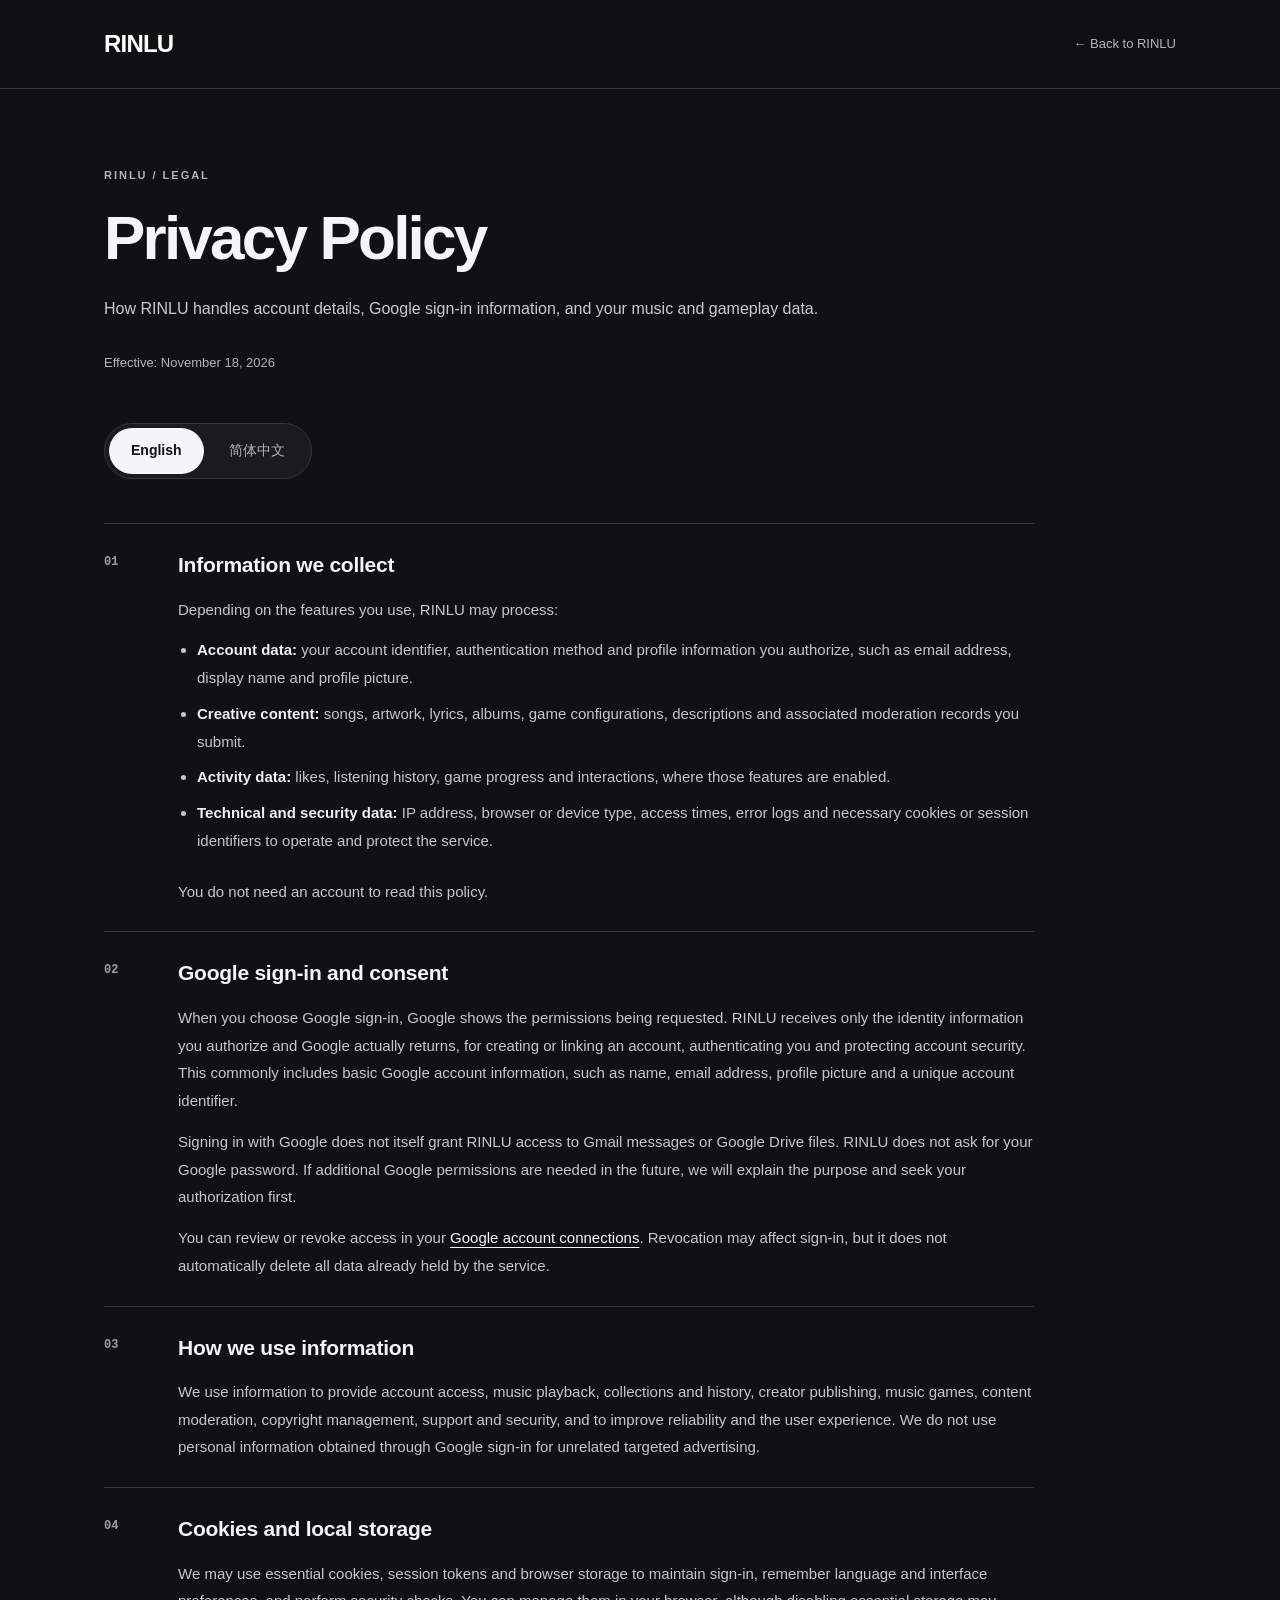
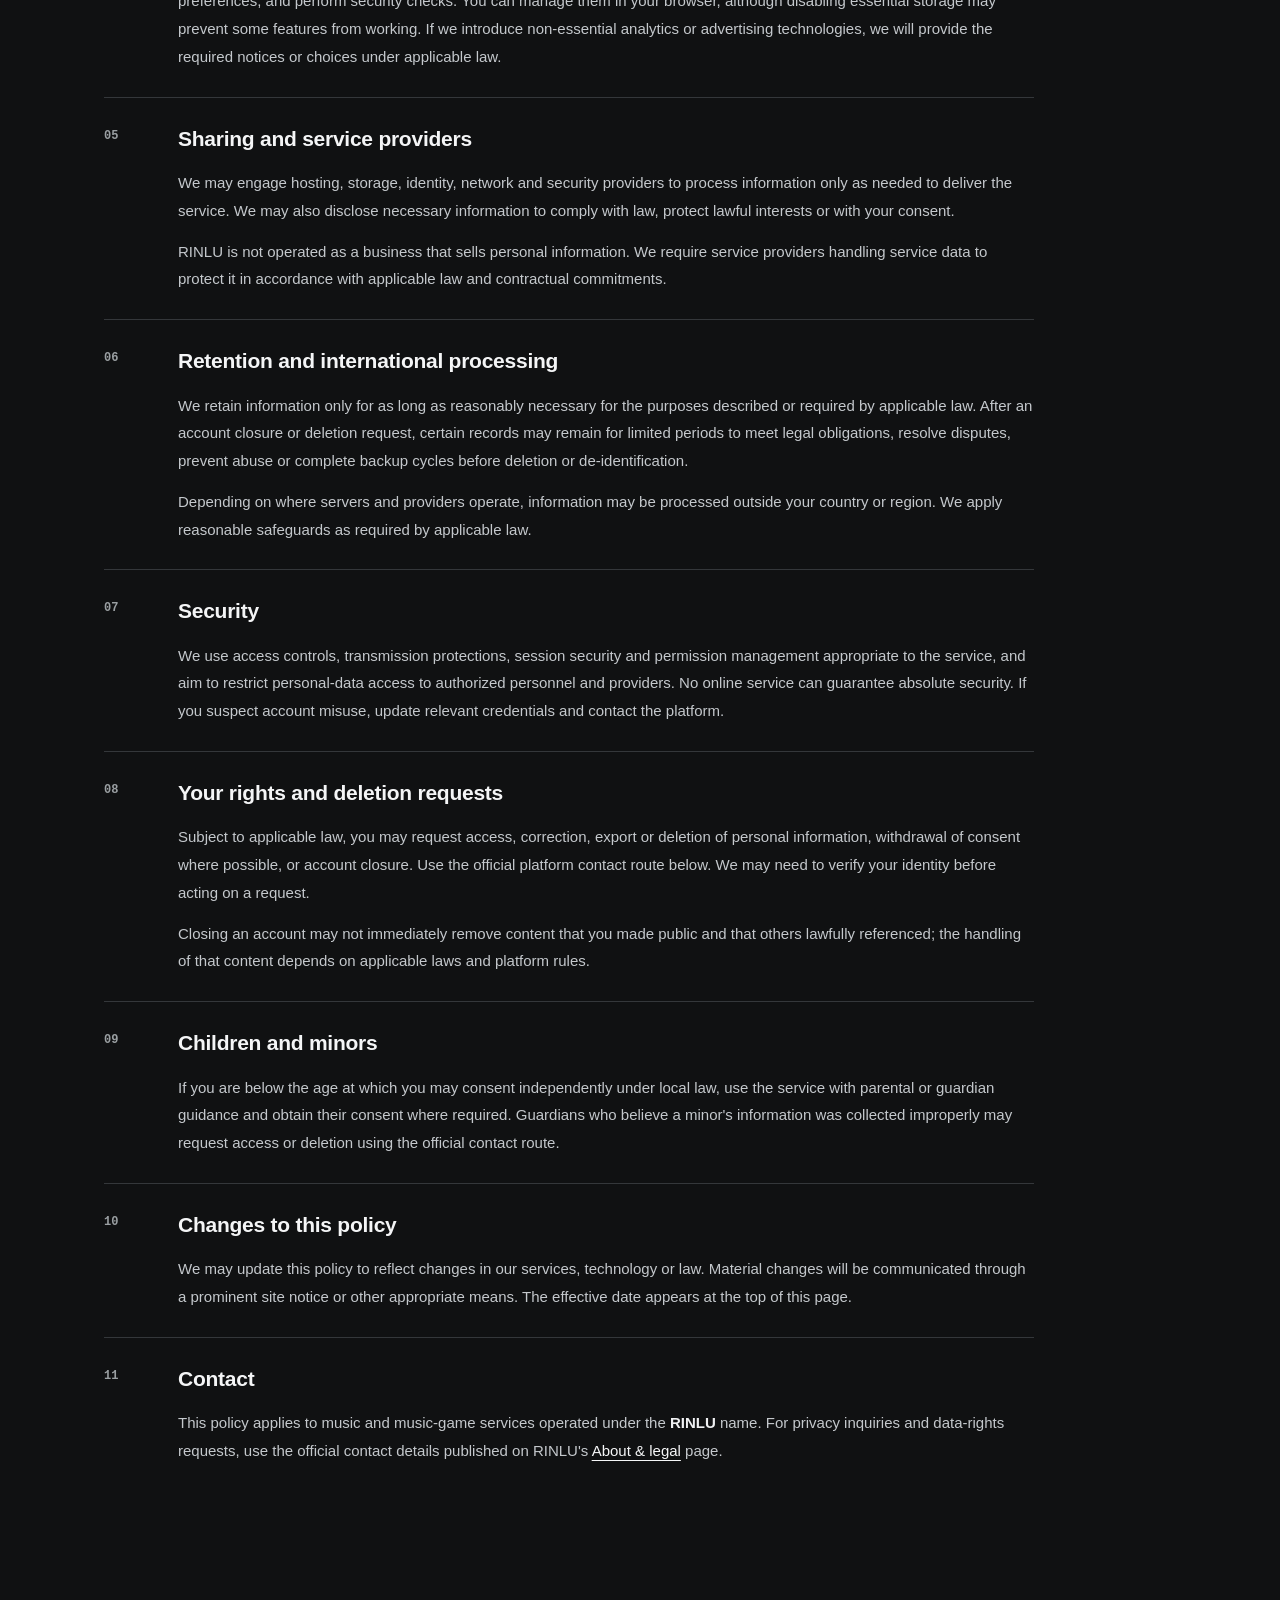
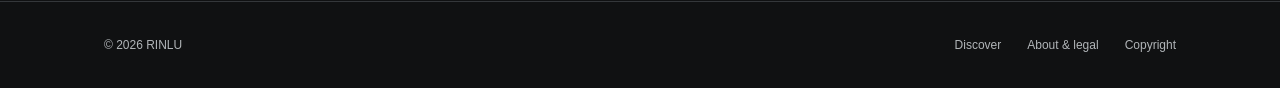
<file: site/music/privacy/index.html>
<!doctype html>
<html lang="en">
<head>
<meta charset="utf-8">
<meta name="viewport" content="width=device-width, initial-scale=1">
<meta name="theme-color" content="#101112">
<meta name="description" content="Privacy Policy for the RINLU music and music-game platform.">
<meta name="robots" content="index,follow">
<link rel="canonical" href="https://rinlu.com/music/privacy">
<title>Privacy Policy — RINLU</title>
<style>
:root{color-scheme:dark;--bg:#101112;--surface:#191b1d;--line:#34373a;--text:#f4f5f6;--muted:#b1b5b8;--accent:#e6e8eb}
*{box-sizing:border-box}html{scroll-behavior:smooth}body{margin:0;background:var(--bg);color:var(--text);font:15px/1.85 -apple-system,BlinkMacSystemFont,"Segoe UI","PingFang SC","Hiragino Sans GB","Microsoft YaHei",sans-serif;-webkit-font-smoothing:antialiased}
a{color:var(--text);text-underline-offset:4px}a:hover{color:#fff}a:focus-visible,button:focus-visible{outline:2px solid #fff;outline-offset:4px}
header{border-bottom:1px solid var(--line)}.topbar{max-width:1120px;margin:0 auto;padding:22px 24px;display:flex;justify-content:space-between;align-items:center;gap:18px}.wordmark{color:#fff;text-decoration:none;font-size:24px;font-weight:750;letter-spacing:-.8px}.home{color:var(--muted);text-decoration:none;font-size:13px}.home:hover{color:#fff}
main{max-width:1120px;margin:auto;padding:76px 24px 110px}.eyebrow{font-size:11px;font-weight:700;letter-spacing:.18em;color:var(--muted)}h1{font-size:clamp(34px,5vw,62px);line-height:1.16;letter-spacing:-.045em;margin:16px 0 20px;font-weight:740}h1 span{display:block;font-size:.46em;color:var(--muted);letter-spacing:-.01em;margin-top:12px;font-weight:520}.intro{max-width:750px;color:#c8cbce;font-size:16px}.meta{margin:28px 0 48px;color:var(--muted);font-size:13px}.switch{display:inline-flex;border:1px solid var(--line);border-radius:999px;padding:4px;gap:3px;background:var(--surface);margin-bottom:44px}.switch button{border:0;border-radius:999px;color:var(--muted);background:none;padding:10px 22px;min-height:42px;cursor:pointer;font:inherit;font-size:14px}.switch button[aria-pressed="true"]{background:#f4f5f6;color:#101112;font-weight:700}
.policy{max-width:930px}.clause{display:grid;grid-template-columns:54px minmax(0,1fr);gap:20px;padding:26px 0;border-top:1px solid var(--line)}.num{font:600 12px/2 "SFMono-Regular",Consolas,monospace;color:#9a9fa2}.clause h2{font-size:21px;line-height:1.45;letter-spacing:-.012em;margin:0 0 15px}.clause p{margin:0 0 13px;color:#c4c8cc}.clause p:last-child{margin-bottom:0}.clause ul{margin:0 0 15px;padding-left:19px;color:#c4c8cc}.clause li{padding:0 0 8px}.clause strong{color:#eff0f2;font-weight:650}.clause .fine{font-size:13px;color:#9ba0a4}.clause a{color:#f6f7f8;text-decoration-thickness:1px}
[hidden]{display:none!important}footer{border-top:1px solid var(--line);color:var(--muted);font-size:12px}.foot{max-width:1120px;margin:auto;padding:32px 24px;display:flex;gap:22px;flex-wrap:wrap;align-items:center;justify-content:space-between}.foot nav{display:flex;gap:26px}.foot a{color:var(--muted);text-decoration:none}.foot a:hover{color:#fff}
@media(max-width:600px){main{padding:52px 20px 72px}.topbar{padding:16px 20px}.clause{grid-template-columns:32px minmax(0,1fr);gap:12px;padding:23px 0}.clause h2{font-size:19px}.intro{font-size:15px}.meta{margin-bottom:28px}.switch{margin-bottom:30px}.foot{padding:24px 20px}.foot nav{width:100%;justify-content:space-between}}
@media(prefers-reduced-motion:reduce){html{scroll-behavior:auto}}
</style>
</head>
<body>
<a href="#main" style="position:absolute;left:-9999px" onfocus="this.style.left='12px'" onblur="this.style.left='-9999px'" id="skip">Skip to content</a>
<header><div class="topbar"><a href="/music/" class="wordmark" id="wordmark" aria-label="RINLU home">RINLU</a><a href="/music/" class="home">← <span id="back">Back to RINLU</span></a></div></header>
<main id="main">
<div class="eyebrow">RINLU / LEGAL</div>
<h1 id="title">Privacy Policy</h1>
<p class="intro" id="intro">How RINLU handles account details, Google sign-in information, and your music and gameplay data.</p>
<p class="meta" id="date">Effective: November 18, 2026</p>
<div class="switch" role="group" aria-label="Language">
<button id="en-btn" type="button" data-lang="en" aria-pressed="true">English</button>
<button id="zh-btn" type="button" data-lang="zh" lang="zh-Hans" aria-pressed="false">简体中文</button>
</div>
<article id="zh" class="policy" lang="zh-CN" aria-label="中文版隐私政策" hidden><section class="clause" aria-labelledby="zh-01"><div class="num">01</div><div><h2 id="zh-01">我们收集的信息</h2><p>当您使用 RINLU 音乐与音乐游戏服务时，我们会根据您实际使用的功能处理必要信息：</p><ul><li><strong>登录及账号信息：</strong>账号标识、登录方式，以及您授权提供的电子邮箱、显示名称和头像。</li><li><strong>音乐与创作内容：</strong>您主动提交的歌曲、封面、歌词、专辑、游戏配置、作品说明及相关审核记录。</li><li><strong>使用记录：</strong>收藏、播放历史、游戏进度与交互记录（以实际启用的功能为准）。</li><li><strong>技术与安全数据：</strong>为维持服务正常运行可能记录的 IP 地址、设备或浏览器类型、访问时间、错误日志和必要的 Cookie 或会话标识。</li></ul><p>我们不要求您为浏览本隐私政策而登录。</p></div></section>
<section class="clause" aria-labelledby="zh-02"><div class="num">02</div><div><h2 id="zh-02">Google 登录与授权</h2><p>当您选择使用 Google 登录时，Google 会向您展示所申请的权限。RINLU 仅接收您同意授权并实际返回的身份信息，用于创建或关联账号、验证登录身份及保障账号安全。通常涉及 Google 账号的基本资料，例如姓名、邮箱、头像及账号唯一标识。</p><p>使用 Google 登录不等于授权 RINLU 读取您的 Gmail 邮件或 Google 云端硬盘文件。我们不会索取您的 Google 账号密码。如果未来需要新的 Google 权限，我们会在申请前说明用途并请求您授权。</p><p>您可以在 <a href="https://myaccount.google.com/connections" target="_blank" rel="noopener noreferrer">Google 账号的第三方连接设置</a> 中管理或撤销授权。撤销后，依赖该登录方式的功能可能受到影响，但已存储的数据不会因此自动全部删除。</p></div></section>
<section class="clause" aria-labelledby="zh-03"><div class="num">03</div><div><h2 id="zh-03">信息的使用目的</h2><p>我们处理上述信息，是为了提供账号注册与登录、音乐播放、收藏与历史、创作者发布、音乐游戏、内容审核与版权管理、客服与安全防护，并改善服务的稳定性和体验。我们不会将通过 Google 登录获得的个人信息用于与上述目的无关的广告定向。</p></div></section>
<section class="clause" aria-labelledby="zh-04"><div class="num">04</div><div><h2 id="zh-04">Cookie 与本地存储</h2><p>网站可能使用必要的 Cookie、会话令牌或浏览器本地存储，维持登录状态、保存语言和界面偏好、执行安全检查。您可通过浏览器设置管理这些数据；禁用必要存储可能影响登录和部分功能。若未来使用非必要的分析或广告技术，我们会按适用法律提供相应告知或选择。</p></div></section>
<section class="clause" aria-labelledby="zh-05"><div class="num">05</div><div><h2 id="zh-05">共享与服务提供商</h2><p>为运行平台，我们可能委托云托管、数据存储、身份验证、网络传输和安全服务提供商，在提供服务所需的范围内处理信息。我们也可能在法律要求、保护平台及用户合法权益，或征得您同意时披露必要信息。</p><p>RINLU 不以出售个人信息为业务模式。我们要求处理服务数据的合作方按照适用法律及合同约定保护信息。</p></div></section>
<section class="clause" aria-labelledby="zh-06"><div class="num">06</div><div><h2 id="zh-06">保存期限与跨境处理</h2><p>我们仅在实现所述用途所需的期间内，或根据适用法律要求保存数据。账号注销或删除申请处理后，部分数据可能因法律义务、争议处理、反滥用与备份周期而在有限时间内保留，并在期限届满后删除或去标识化。</p><p>由于服务器或服务提供商的所在地，您的信息可能在您居住国家或地区以外进行处理；我们将依照适用法律采取合理的安全和保护措施。</p></div></section>
<section class="clause" aria-labelledby="zh-07"><div class="num">07</div><div><h2 id="zh-07">信息安全</h2><p>我们采用与服务规模相适应的访问控制、传输保护、会话安全及权限管理措施，并尽量限制工作人员和服务提供商对个人信息的访问。任何互联网服务都无法保证绝对安全；如发现疑似账号风险，请及时更改相关凭据并联系平台。</p></div></section>
<section class="clause" aria-labelledby="zh-08"><div class="num">08</div><div><h2 id="zh-08">您的权利与数据删除</h2><p>在适用法律允许的范围内，您可以请求访问、更正、导出或删除个人信息，撤回可撤回的同意，或申请注销账号。请通过本页末尾列出的平台官方联系入口提出请求。为保护账号安全，我们可能需要核验请求人的身份。</p><p>删除账号不一定会立即清除您已公开发布且被其他用户合法引用的内容；具体处理将依据内容性质、适用法律和平台规则进行。</p></div></section>
<section class="clause" aria-labelledby="zh-09"><div class="num">09</div><div><h2 id="zh-09">未成年人</h2><p>如您尚未达到所在地法律规定的独立同意年龄，请在父母或法定监护人的指导下使用服务，并在法律要求时先取得监护人同意。监护人如认为未成年人信息被不当收集，可通过官方联系入口提出查询或删除请求。</p></div></section>
<section class="clause" aria-labelledby="zh-10"><div class="num">10</div><div><h2 id="zh-10">政策变更</h2><p>我们可能因服务功能、技术或法律要求变化而更新本政策。重大变更将通过网站显著位置或其他适当方式告知。页面顶部展示最新生效日期；您可以随时重新查看。</p></div></section>
<section class="clause" aria-labelledby="zh-11"><div class="num">11</div><div><h2 id="zh-11">如何联系我们</h2><p>本政策适用于 <strong>RINLU</strong> 提供的音乐及音乐游戏服务。如需咨询隐私或提出个人信息权利请求，请通过 <a href="/music/legal">RINLU「关于与法律」</a> 页面公布的官方联系方式联系平台运营方。</p></div></section></article>
<article id="en" class="policy" lang="en" aria-label="English Privacy Policy"><section class="clause" aria-labelledby="en-01"><div class="num">01</div><div><h2 id="en-01">Information we collect</h2><p>Depending on the features you use, RINLU may process:</p><ul><li><strong>Account data:</strong> your account identifier, authentication method and profile information you authorize, such as email address, display name and profile picture.</li><li><strong>Creative content:</strong> songs, artwork, lyrics, albums, game configurations, descriptions and associated moderation records you submit.</li><li><strong>Activity data:</strong> likes, listening history, game progress and interactions, where those features are enabled.</li><li><strong>Technical and security data:</strong> IP address, browser or device type, access times, error logs and necessary cookies or session identifiers to operate and protect the service.</li></ul><p>You do not need an account to read this policy.</p></div></section>
<section class="clause" aria-labelledby="en-02"><div class="num">02</div><div><h2 id="en-02">Google sign-in and consent</h2><p>When you choose Google sign-in, Google shows the permissions being requested. RINLU receives only the identity information you authorize and Google actually returns, for creating or linking an account, authenticating you and protecting account security. This commonly includes basic Google account information, such as name, email address, profile picture and a unique account identifier.</p><p>Signing in with Google does not itself grant RINLU access to Gmail messages or Google Drive files. RINLU does not ask for your Google password. If additional Google permissions are needed in the future, we will explain the purpose and seek your authorization first.</p><p>You can review or revoke access in your <a href="https://myaccount.google.com/connections" target="_blank" rel="noopener noreferrer">Google account connections</a>. Revocation may affect sign-in, but it does not automatically delete all data already held by the service.</p></div></section>
<section class="clause" aria-labelledby="en-03"><div class="num">03</div><div><h2 id="en-03">How we use information</h2><p>We use information to provide account access, music playback, collections and history, creator publishing, music games, content moderation, copyright management, support and security, and to improve reliability and the user experience. We do not use personal information obtained through Google sign-in for unrelated targeted advertising.</p></div></section>
<section class="clause" aria-labelledby="en-04"><div class="num">04</div><div><h2 id="en-04">Cookies and local storage</h2><p>We may use essential cookies, session tokens and browser storage to maintain sign-in, remember language and interface preferences, and perform security checks. You can manage them in your browser, although disabling essential storage may prevent some features from working. If we introduce non-essential analytics or advertising technologies, we will provide the required notices or choices under applicable law.</p></div></section>
<section class="clause" aria-labelledby="en-05"><div class="num">05</div><div><h2 id="en-05">Sharing and service providers</h2><p>We may engage hosting, storage, identity, network and security providers to process information only as needed to deliver the service. We may also disclose necessary information to comply with law, protect lawful interests or with your consent.</p><p>RINLU is not operated as a business that sells personal information. We require service providers handling service data to protect it in accordance with applicable law and contractual commitments.</p></div></section>
<section class="clause" aria-labelledby="en-06"><div class="num">06</div><div><h2 id="en-06">Retention and international processing</h2><p>We retain information only for as long as reasonably necessary for the purposes described or required by applicable law. After an account closure or deletion request, certain records may remain for limited periods to meet legal obligations, resolve disputes, prevent abuse or complete backup cycles before deletion or de-identification.</p><p>Depending on where servers and providers operate, information may be processed outside your country or region. We apply reasonable safeguards as required by applicable law.</p></div></section>
<section class="clause" aria-labelledby="en-07"><div class="num">07</div><div><h2 id="en-07">Security</h2><p>We use access controls, transmission protections, session security and permission management appropriate to the service, and aim to restrict personal-data access to authorized personnel and providers. No online service can guarantee absolute security. If you suspect account misuse, update relevant credentials and contact the platform.</p></div></section>
<section class="clause" aria-labelledby="en-08"><div class="num">08</div><div><h2 id="en-08">Your rights and deletion requests</h2><p>Subject to applicable law, you may request access, correction, export or deletion of personal information, withdrawal of consent where possible, or account closure. Use the official platform contact route below. We may need to verify your identity before acting on a request.</p><p>Closing an account may not immediately remove content that you made public and that others lawfully referenced; the handling of that content depends on applicable laws and platform rules.</p></div></section>
<section class="clause" aria-labelledby="en-09"><div class="num">09</div><div><h2 id="en-09">Children and minors</h2><p>If you are below the age at which you may consent independently under local law, use the service with parental or guardian guidance and obtain their consent where required. Guardians who believe a minor's information was collected improperly may request access or deletion using the official contact route.</p></div></section>
<section class="clause" aria-labelledby="en-10"><div class="num">10</div><div><h2 id="en-10">Changes to this policy</h2><p>We may update this policy to reflect changes in our services, technology or law. Material changes will be communicated through a prominent site notice or other appropriate means. The effective date appears at the top of this page.</p></div></section>
<section class="clause" aria-labelledby="en-11"><div class="num">11</div><div><h2 id="en-11">Contact</h2><p>This policy applies to music and music-game services operated under the <strong>RINLU</strong> name. For privacy inquiries and data-rights requests, use the official contact details published on RINLU's <a href="/music/legal">About &amp; legal</a> page.</p></div></section></article>
</main>
<footer><div class="foot"><span>© 2026 RINLU</span><nav aria-label="Legal navigation"><a href="/music/" id="foot-home">Discover</a><a href="/music/legal" id="foot-legal">About &amp; legal</a><a href="/music/copyright" id="foot-copyright">Copyright</a></nav></div></footer>
<script>
(function(){
  var buttons=document.querySelectorAll('[data-lang]');
  function show(lang){
    var english=lang==='en';
    document.getElementById('zh').hidden=english;
    document.getElementById('en').hidden=!english;
    document.documentElement.lang=english?'en':'zh-CN';
    document.getElementById('back').textContent=english?'Back to RINLU':'返回音乐平台';
    document.title=english?'Privacy Policy — RINLU':'隐私政策 — RINLU';
    document.getElementById('skip').textContent=english?'Skip to content':'跳到正文';
    document.getElementById('wordmark').setAttribute('aria-label',english?'RINLU home':'RINLU 首页');
    document.getElementById('title').textContent=english?'Privacy Policy':'隐私政策';
    document.getElementById('intro').textContent=english?'How RINLU handles account details, Google sign-in information, and your music and gameplay data.':'我们希望您清楚了解 RINLU 如何处理账号、Google 登录信息，以及您在音乐与游戏中产生的数据。';
    document.getElementById('date').textContent=english?'Effective: November 18, 2026':'生效日期：2026 年 11 月 18 日';
    document.getElementById('foot-home').textContent=english?'Discover':'发现音乐';
    document.getElementById('foot-legal').textContent=english?'About & legal':'关于与法律';
    document.getElementById('foot-copyright').textContent=english?'Copyright':'版权';
    buttons.forEach(function(b){b.setAttribute('aria-pressed',String(b.dataset.lang===lang))});
  }
  buttons.forEach(function(b){b.addEventListener('click',function(){var lang=b.dataset.lang;show(lang);history.replaceState(null,'',location.pathname+'?lang='+lang)})});
  var requested=new URLSearchParams(location.search).get('lang');
  var saved='';
  try{saved=localStorage.getItem('rinlu-ui-language')||''}catch{}
  show(requested==='zh'||(!requested&&saved==='zh-Hans')?'zh':'en');
})();
</script>
</body>
</html>
</file>
